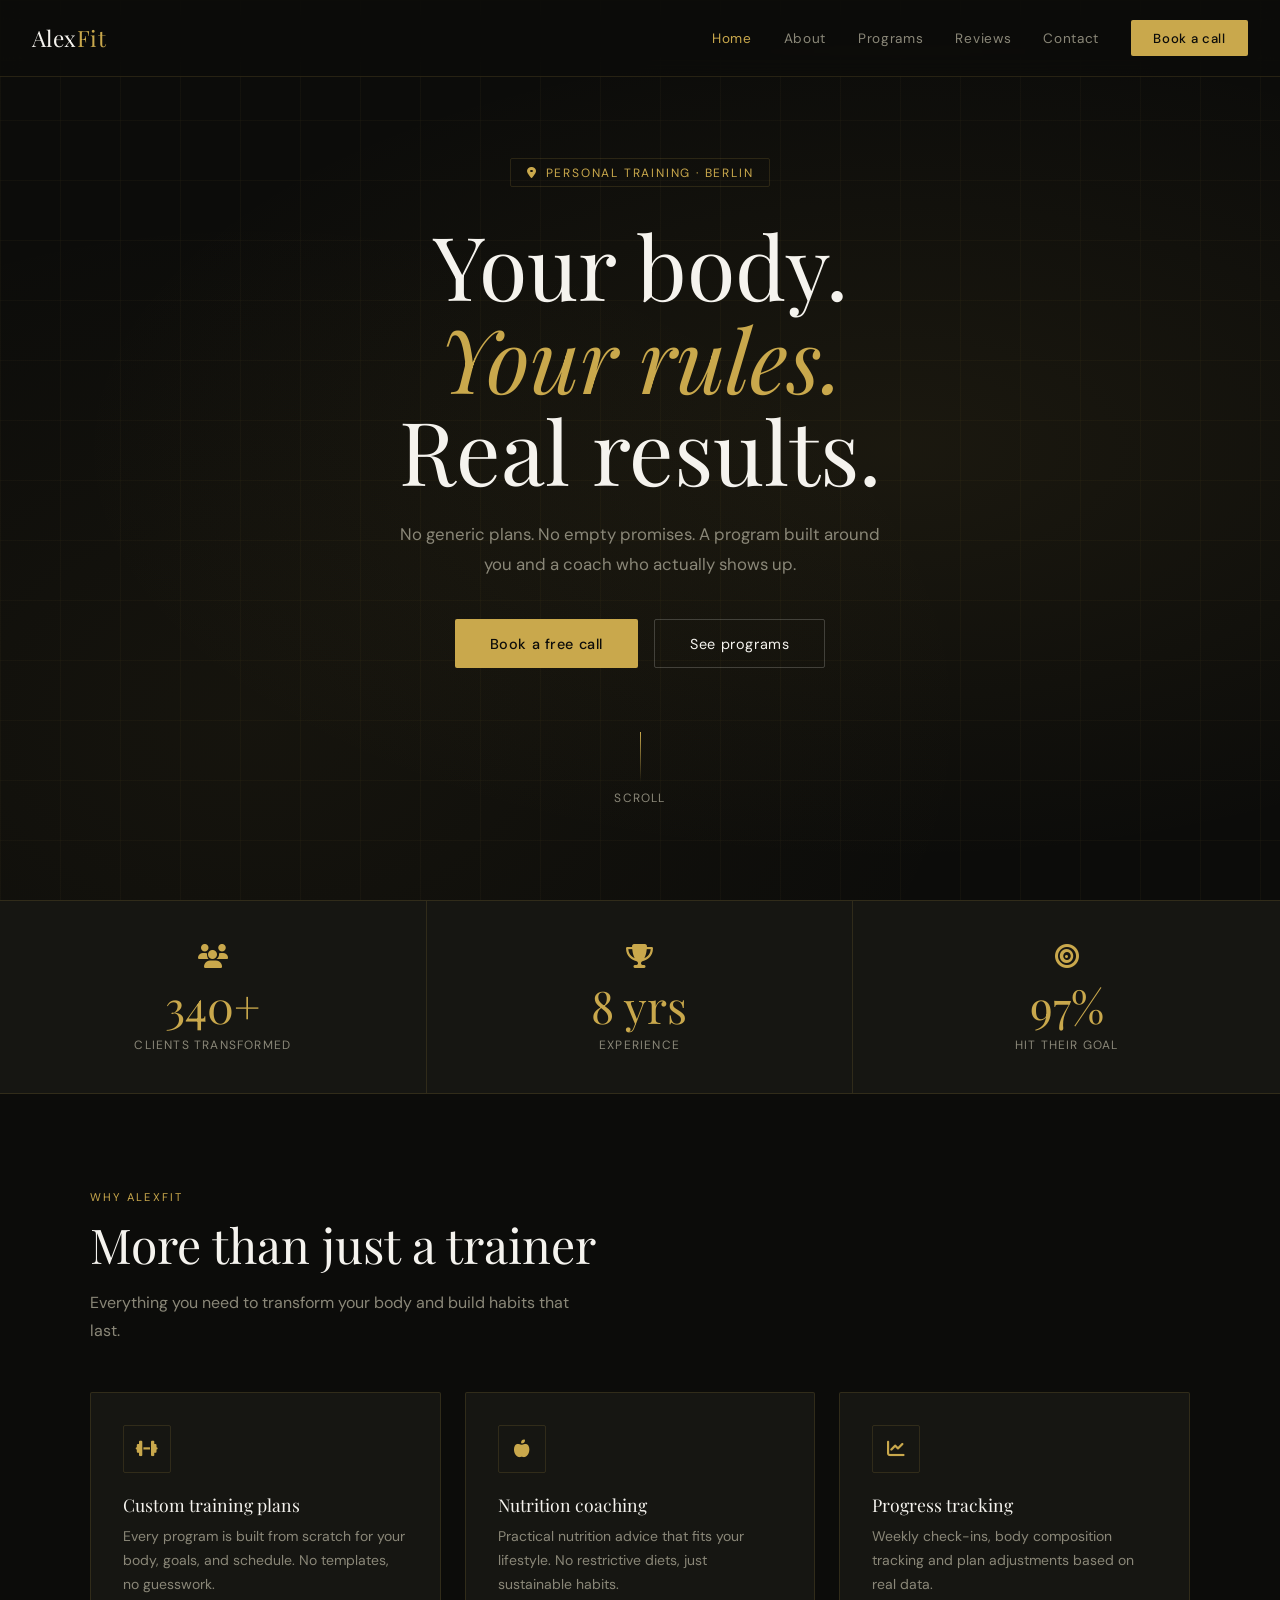
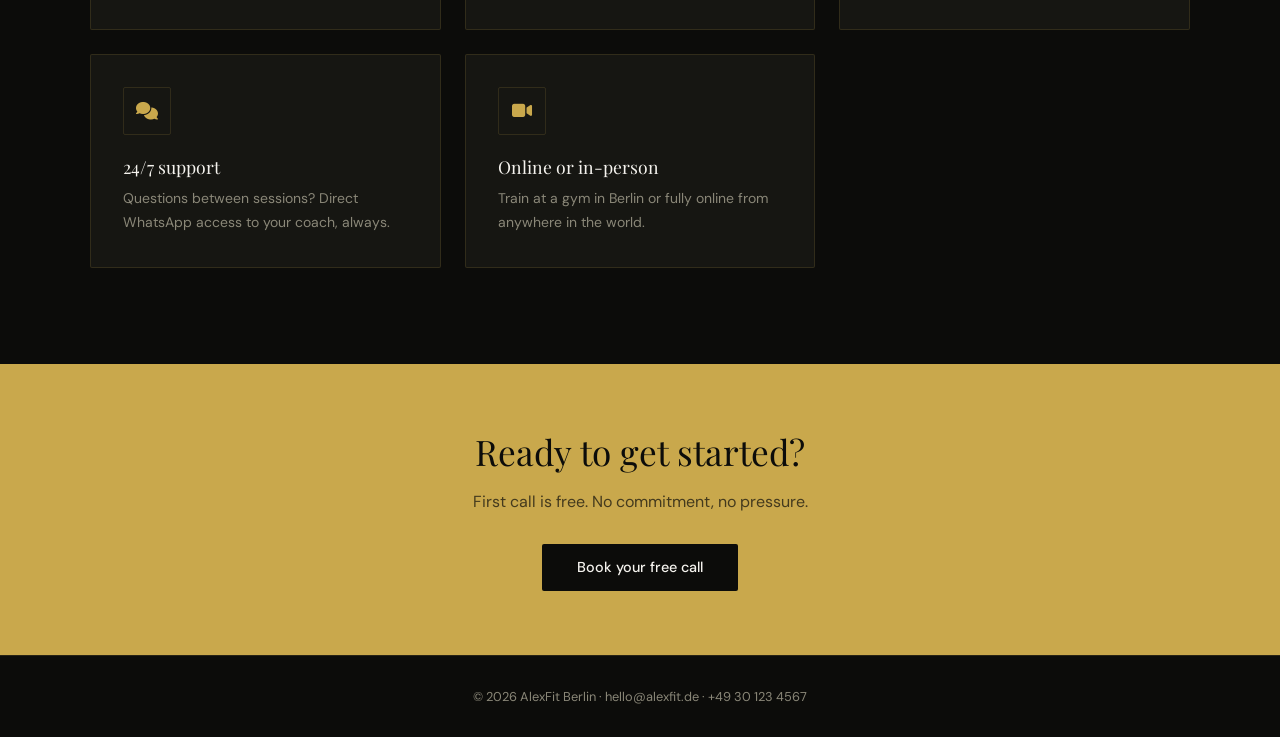
<file: index.html>
<!DOCTYPE html>
<html lang="en">
<head>
<meta charset="UTF-8">
<meta name="viewport" content="width=device-width, initial-scale=1.0">
<title>AlexFit — Personal Trainer Berlin</title>
<link rel="stylesheet" href="style.css">
<link rel="stylesheet" href="https://cdnjs.cloudflare.com/ajax/libs/font-awesome/6.5.0/css/all.min.css">
<style>
/* HERO */
.hero { min-height: 100vh; display: flex; align-items: center; position: relative; overflow: hidden; padding: 8rem 2rem 4rem; }
.hero-bg { position: absolute; inset: 0; background: radial-gradient(ellipse at 70% 50%, rgba(201,168,76,0.08) 0%, transparent 65%), radial-gradient(ellipse at 20% 80%, rgba(201,168,76,0.05) 0%, transparent 50%); }
.hero-grid { position: absolute; inset: 0; background-image: linear-gradient(rgba(201,168,76,0.04) 1px, transparent 1px), linear-gradient(90deg, rgba(201,168,76,0.04) 1px, transparent 1px); background-size: 60px 60px; }
.hero-content { max-width: 700px; margin: 0 auto; text-align: center; position: relative; }
.hero-badge { display: inline-flex; align-items: center; gap: 0.5rem; border: 1px solid var(--border); padding: 0.35rem 1rem; border-radius: 2px; font-size: 0.75rem; letter-spacing: 0.15em; color: var(--gold); text-transform: uppercase; margin-bottom: 2rem; }
.hero h1 { font-family: 'Playfair Display', serif; font-size: clamp(2.8rem, 7vw, 5.5rem); font-weight: 400; line-height: 1.05; margin-bottom: 1.5rem; }
.hero h1 em { color: var(--gold); font-style: italic; }
.hero p { font-size: 1.05rem; color: var(--muted); max-width: 480px; margin: 0 auto 2.5rem; line-height: 1.75; }
.hero-btns { display: flex; gap: 1rem; justify-content: center; flex-wrap: wrap; }
.scroll-hint { margin-top: 4rem; display: flex; flex-direction: column; align-items: center; gap: 0.5rem; color: var(--muted); font-size: 0.75rem; letter-spacing: 0.1em; text-transform: uppercase; }
.scroll-line { width: 1px; height: 50px; background: linear-gradient(to bottom, var(--gold), transparent); animation: scrollPulse 2s infinite; }
@keyframes scrollPulse { 0%,100% { opacity: 0.4; } 50% { opacity: 1; } }

/* STATS */
.stats { background: var(--dark2); border-top: 1px solid var(--border); border-bottom: 1px solid var(--border); display: grid; grid-template-columns: repeat(3, 1fr); }
.stat { padding: 2.5rem 2rem; text-align: center; border-right: 1px solid var(--border); }
.stat:last-child { border-right: none; }
.stat-icon { font-size: 1.5rem; color: var(--gold); margin-bottom: 0.75rem; }
.stat-num { font-family: 'Playfair Display', serif; font-size: 2.8rem; color: var(--gold); line-height: 1; margin-bottom: 0.5rem; }
.stat-label { font-size: 0.75rem; color: var(--muted); letter-spacing: 0.1em; text-transform: uppercase; }

/* FEATURES */
.features-grid { display: grid; grid-template-columns: repeat(3, 1fr); gap: 1.5rem; margin-top: 3rem; }
.feature { background: var(--dark2); border: 1px solid var(--border); border-radius: 2px; padding: 2rem; transition: border-color 0.3s, transform 0.3s; }
.feature:hover { border-color: rgba(201,168,76,0.4); transform: translateY(-3px); }
.feature-icon { width: 3rem; height: 3rem; border: 1px solid var(--border); border-radius: 2px; display: flex; align-items: center; justify-content: center; margin-bottom: 1.25rem; color: var(--gold); font-size: 1.1rem; }
.feature h3 { font-family: 'Playfair Display', serif; font-size: 1.1rem; font-weight: 400; margin-bottom: 0.6rem; }
.feature p { font-size: 0.875rem; color: var(--muted); line-height: 1.7; }

/* CTA BAND */
.cta-band { background: var(--gold); padding: 4rem 2rem; text-align: center; }
.cta-band h2 { font-family: 'Playfair Display', serif; font-size: 2.2rem; color: var(--dark); font-weight: 400; margin-bottom: 1rem; }
.cta-band p { color: rgba(12,12,10,0.7); margin-bottom: 2rem; font-size: 1rem; }
.btn-dark { background: var(--dark); color: var(--text); padding: 0.9rem 2.2rem; border-radius: 2px; font-size: 0.9rem; font-weight: 500; border: none; cursor: pointer; font-family: 'DM Sans', sans-serif; transition: background 0.2s; }
.btn-dark:hover { background: var(--dark2); }

@media (max-width: 900px) {
  .stats { grid-template-columns: 1fr; }
  .stat { border-right: none; border-bottom: 1px solid var(--border); }
  .stat:last-child { border-bottom: none; }
  .features-grid { grid-template-columns: 1fr; }
}
</style>
</head>
<body>

<nav id="nav">
  <a href="index.html" class="nav-logo">Alex<span>Fit</span></a>
  <div class="nav-links">
    <a href="index.html" class="active">Home</a>
    <a href="about.html">About</a>
    <a href="programs.html">Programs</a>
    <a href="reviews.html">Reviews</a>
    <a href="contact.html">Contact</a>
    <button class="nav-cta" onclick="openModal()">Book a call</button>
  </div>
  <button class="burger" onclick="toggleMenu()"><span></span><span></span><span></span></button>
</nav>

<div class="mobile-menu" id="mobileMenu">
  <button class="close-menu" onclick="toggleMenu()">✕</button>
  <a href="index.html" onclick="toggleMenu()">Home</a>
  <a href="about.html" onclick="toggleMenu()">About</a>
  <a href="programs.html" onclick="toggleMenu()">Programs</a>
  <a href="reviews.html" onclick="toggleMenu()">Reviews</a>
  <a href="contact.html" onclick="toggleMenu()">Contact</a>
  <button class="mobile-cta" onclick="toggleMenu(); openModal()">Book a free call</button>
</div>

<section class="hero">
  <div class="hero-bg"></div>
  <div class="hero-grid"></div>
  <div class="hero-content">
    <div class="hero-badge"><i class="fa-solid fa-location-dot"></i> Personal Training · Berlin</div>
    <h1>Your body.<br><em>Your rules.</em><br>Real results.</h1>
    <p>No generic plans. No empty promises. A program built around you and a coach who actually shows up.</p>
    <div class="hero-btns">
      <button class="btn-primary" onclick="openModal()">Book a free call</button>
      <a href="programs.html" class="btn-outline">See programs</a>
    </div>
    <div class="scroll-hint">
      <div class="scroll-line"></div>
      <span>Scroll</span>
    </div>
  </div>
</section>

<div class="stats">
  <div class="stat reveal"><div class="stat-icon"><i class="fa-solid fa-users"></i></div><div class="stat-num">340+</div><div class="stat-label">Clients transformed</div></div>
  <div class="stat reveal"><div class="stat-icon"><i class="fa-solid fa-trophy"></i></div><div class="stat-num">8 yrs</div><div class="stat-label">Experience</div></div>
  <div class="stat reveal"><div class="stat-icon"><i class="fa-solid fa-bullseye"></i></div><div class="stat-num">97%</div><div class="stat-label">Hit their goal</div></div>
</div>

<section>
  <div class="container">
    <div class="reveal">
      <div class="section-tag">Why AlexFit</div>
      <h2 class="section-title">More than just a trainer</h2>
      <p class="section-sub">Everything you need to transform your body and build habits that last.</p>
    </div>
    <div class="features-grid">
      <div class="feature reveal">
        <div class="feature-icon"><i class="fa-solid fa-dumbbell"></i></div>
        <h3>Custom training plans</h3>
        <p>Every program is built from scratch for your body, goals, and schedule. No templates, no guesswork.</p>
      </div>
      <div class="feature reveal">
        <div class="feature-icon"><i class="fa-solid fa-apple-whole"></i></div>
        <h3>Nutrition coaching</h3>
        <p>Practical nutrition advice that fits your lifestyle. No restrictive diets, just sustainable habits.</p>
      </div>
      <div class="feature reveal">
        <div class="feature-icon"><i class="fa-solid fa-chart-line"></i></div>
        <h3>Progress tracking</h3>
        <p>Weekly check-ins, body composition tracking and plan adjustments based on real data.</p>
      </div>
      <div class="feature reveal">
        <div class="feature-icon"><i class="fa-solid fa-comments"></i></div>
        <h3>24/7 support</h3>
        <p>Questions between sessions? Direct WhatsApp access to your coach, always.</p>
      </div>
      <div class="feature reveal">
        <div class="feature-icon"><i class="fa-solid fa-video"></i></div>
        <h3>Online or in-person</h3>
        <p>Train at a gym in Berlin or fully online from anywhere in the world.</p>
      </div>
      <div class="feature reveal">
        <div class="feature-icon"><i class="fa-solid fa-rotate"></i></div>
        <h3>Flexible adjustments</h3>
        <p>Life happens. Your plan adapts to travel, stress, injuries and schedule changes.</p>
      </div>
    </div>
  </div>
</section>

<div class="cta-band reveal">
  <h2>Ready to get started?</h2>
  <p>First call is free. No commitment, no pressure.</p>
  <button class="btn-dark" onclick="openModal()">Book your free call</button>
</div>

<footer>
  <p>© 2026 AlexFit Berlin · <a href="mailto:hello@alexfit.de">hello@alexfit.de</a> · +49 30 123 4567</p>
</footer>

<div class="modal-overlay" id="modal" onclick="handleOverlayClick(event)">
  <div class="modal">
    <button class="modal-close" onclick="closeModal()">✕</button>
    <div id="formContent">
      <h2>Book a free call</h2>
      <p>Fill in your details and I'll reach out within 24 hours.</p>
      <div class="form-group"><label>Full name</label><input type="text" id="fname" placeholder="Your name"></div>
      <div class="form-group"><label>Email</label><input type="email" id="femail" placeholder="your@email.com"></div>
      <div class="form-group"><label>Phone (optional)</label><input type="tel" placeholder="+49 ..."></div>
      <div class="form-group"><label>Program interest</label><select><option value="">Select a program</option><option>Fat Loss</option><option>Muscle & Strength</option><option>Athletic Performance</option><option>Not sure yet</option></select></div>
      <div class="form-group"><label>Your goal</label><textarea placeholder="What do you want to achieve?"></textarea></div>
      <button class="form-submit" onclick="submitForm()">Send message</button>
    </div>
    <div class="form-success" id="formSuccess" style="display:none">
      <i class="fa-solid fa-circle-check" style="font-size:3rem;color:var(--gold);margin-bottom:1rem"></i>
      <h3>Message sent!</h3>
      <p>Thanks! I'll get back to you within 24 hours.</p>
    </div>
  </div>
</div>

<div class="back-top" id="backTop" onclick="window.scrollTo({top:0,behavior:'smooth'})"><i class="fa-solid fa-arrow-up"></i></div>

<script>
window.addEventListener('scroll', () => {
  document.getElementById('backTop').classList.toggle('visible', window.scrollY > 400);
});
function toggleMenu() { document.getElementById('mobileMenu').classList.toggle('open'); }
function openModal() {
  document.getElementById('modal').classList.add('open');
  document.getElementById('formContent').style.display = 'block';
  document.getElementById('formSuccess').style.display = 'none';
  document.body.style.overflow = 'hidden';
}
function closeModal() { document.getElementById('modal').classList.remove('open'); document.body.style.overflow = ''; }
function handleOverlayClick(e) { if (e.target === document.getElementById('modal')) closeModal(); }
function submitForm() {
  if (!document.getElementById('fname').value || !document.getElementById('femail').value) { alert('Please fill in your name and email.'); return; }
  document.getElementById('formContent').style.display = 'none';
  document.getElementById('formSuccess').style.display = 'block';
}
document.addEventListener('keydown', e => { if (e.key === 'Escape') closeModal(); });
const observer = new IntersectionObserver((entries) => {
  entries.forEach((e, i) => { if (e.isIntersecting) setTimeout(() => e.target.classList.add('visible'), i * 80); });
}, { threshold: 0.1 });
document.querySelectorAll('.reveal').forEach(el => observer.observe(el));
</script>
</body>
</html>
</file>
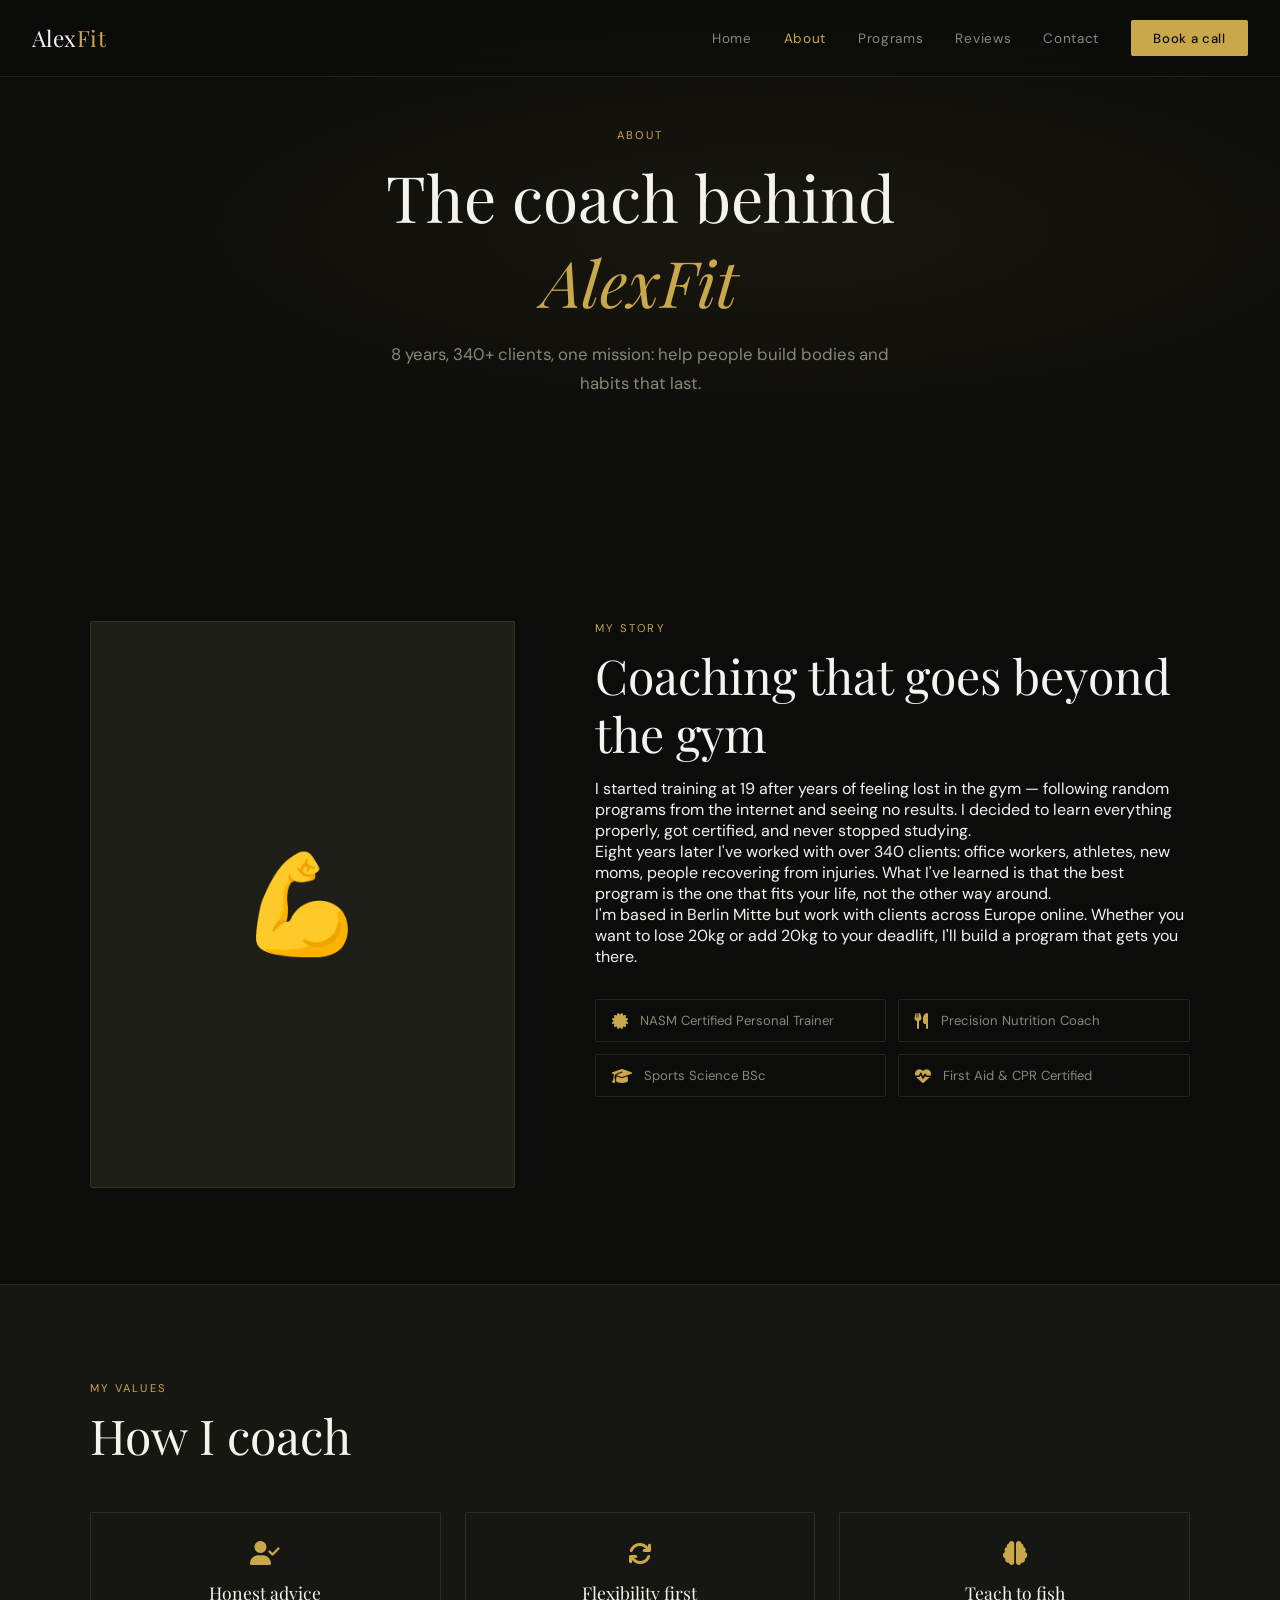
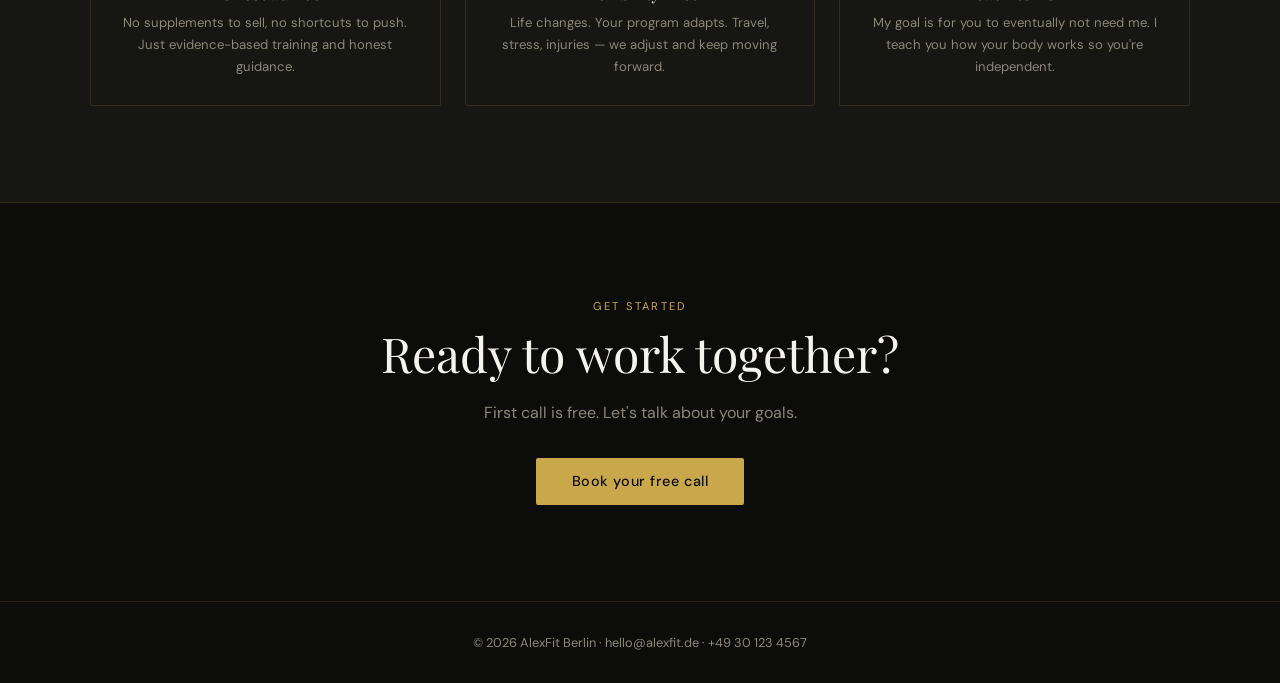
<file: about.html>
<!DOCTYPE html>
<html lang="en">
<head>
<meta charset="UTF-8">
<meta name="viewport" content="width=device-width, initial-scale=1.0">
<title>About — AlexFit</title>
<link rel="stylesheet" href="style.css">
<link rel="stylesheet" href="https://cdnjs.cloudflare.com/ajax/libs/font-awesome/6.5.0/css/all.min.css">
<style>
.about-grid { display: grid; grid-template-columns: 1fr 1.4fr; gap: 5rem; align-items: start; margin-top: 4rem; }
.about-img { background: var(--dark3); border-radius: 2px; aspect-ratio: 3/4; position: relative; display: flex; align-items: center; justify-content: center; font-size: 6rem; border: 1px solid var(--border); }
.about-text p { color: var(--muted); line-height: 1.8; margin-bottom: 1.25rem; font-size: 0.95rem; }
.certs { display: grid; grid-template-columns: 1fr 1fr; gap: 0.75rem; margin-top: 2rem; }
.cert { border: 1px solid var(--border); padding: 0.75rem 1rem; border-radius: 2px; display: flex; align-items: center; gap: 0.75rem; }
.cert i { color: var(--gold); font-size: 1rem; }
.cert span { font-size: 0.82rem; color: var(--muted); }
.values { display: grid; grid-template-columns: repeat(3, 1fr); gap: 1.5rem; margin-top: 3rem; }
.value { background: var(--dark2); border: 1px solid var(--border); border-radius: 2px; padding: 1.75rem; text-align: center; }
.value i { font-size: 1.5rem; color: var(--gold); margin-bottom: 1rem; }
.value h3 { font-family: 'Playfair Display', serif; font-size: 1.1rem; font-weight: 400; margin-bottom: 0.5rem; }
.value p { font-size: 0.82rem; color: var(--muted); line-height: 1.65; }
@media (max-width: 900px) {
  .about-grid { grid-template-columns: 1fr; gap: 2.5rem; }
  .certs { grid-template-columns: 1fr; }
  .values { grid-template-columns: 1fr; }
}
</style>
</head>
<body>

<nav>
  <a href="index.html" class="nav-logo">Alex<span>Fit</span></a>
  <div class="nav-links">
    <a href="index.html">Home</a>
    <a href="about.html" class="active">About</a>
    <a href="programs.html">Programs</a>
    <a href="reviews.html">Reviews</a>
    <a href="contact.html">Contact</a>
    <button class="nav-cta" onclick="openModal()">Book a call</button>
  </div>
  <button class="burger" onclick="toggleMenu()"><span></span><span></span><span></span></button>
</nav>

<div class="mobile-menu" id="mobileMenu">
  <button class="close-menu" onclick="toggleMenu()">✕</button>
  <a href="index.html" onclick="toggleMenu()">Home</a>
  <a href="about.html" onclick="toggleMenu()">About</a>
  <a href="programs.html" onclick="toggleMenu()">Programs</a>
  <a href="reviews.html" onclick="toggleMenu()">Reviews</a>
  <a href="contact.html" onclick="toggleMenu()">Contact</a>
  <button class="mobile-cta" onclick="toggleMenu(); openModal()">Book a free call</button>
</div>

<div class="page-hero">
  <div class="page-hero-bg"></div>
  <div class="section-tag">About</div>
  <h1>The coach behind<br><em style="color:var(--gold)">AlexFit</em></h1>
  <p>8 years, 340+ clients, one mission: help people build bodies and habits that last.</p>
</div>

<section>
  <div class="container">
    <div class="about-grid">
      <div class="about-img reveal">💪</div>
      <div class="reveal">
        <div class="section-tag">My story</div>
        <h2 class="section-title">Coaching that goes beyond the gym</h2>
        <p>I started training at 19 after years of feeling lost in the gym — following random programs from the internet and seeing no results. I decided to learn everything properly, got certified, and never stopped studying.</p>
        <p>Eight years later I've worked with over 340 clients: office workers, athletes, new moms, people recovering from injuries. What I've learned is that the best program is the one that fits your life, not the other way around.</p>
        <p>I'm based in Berlin Mitte but work with clients across Europe online. Whether you want to lose 20kg or add 20kg to your deadlift, I'll build a program that gets you there.</p>
        <div class="certs">
          <div class="cert"><i class="fa-solid fa-certificate"></i><span>NASM Certified Personal Trainer</span></div>
          <div class="cert"><i class="fa-solid fa-utensils"></i><span>Precision Nutrition Coach</span></div>
          <div class="cert"><i class="fa-solid fa-graduation-cap"></i><span>Sports Science BSc</span></div>
          <div class="cert"><i class="fa-solid fa-heart-pulse"></i><span>First Aid & CPR Certified</span></div>
        </div>
      </div>
    </div>
  </div>
</section>

<section style="background:var(--dark2);border-top:1px solid var(--border);border-bottom:1px solid var(--border);">
  <div class="container">
    <div class="reveal">
      <div class="section-tag">My values</div>
      <h2 class="section-title">How I coach</h2>
    </div>
    <div class="values">
      <div class="value reveal">
        <i class="fa-solid fa-user-check"></i>
        <h3>Honest advice</h3>
        <p>No supplements to sell, no shortcuts to push. Just evidence-based training and honest guidance.</p>
      </div>
      <div class="value reveal">
        <i class="fa-solid fa-arrows-rotate"></i>
        <h3>Flexibility first</h3>
        <p>Life changes. Your program adapts. Travel, stress, injuries — we adjust and keep moving forward.</p>
      </div>
      <div class="value reveal">
        <i class="fa-solid fa-brain"></i>
        <h3>Teach to fish</h3>
        <p>My goal is for you to eventually not need me. I teach you how your body works so you're independent.</p>
      </div>
    </div>
  </div>
</section>

<section style="text-align:center;">
  <div class="container reveal">
    <div class="section-tag">Get started</div>
    <h2 class="section-title">Ready to work together?</h2>
    <p class="section-sub" style="margin:0 auto 2rem;">First call is free. Let's talk about your goals.</p>
    <button class="btn-primary" onclick="openModal()">Book your free call</button>
  </div>
</section>

<footer>
  <p>© 2026 AlexFit Berlin · <a href="mailto:hello@alexfit.de">hello@alexfit.de</a> · +49 30 123 4567</p>
</footer>

<div class="modal-overlay" id="modal" onclick="handleOverlayClick(event)">
  <div class="modal">
    <button class="modal-close" onclick="closeModal()">✕</button>
    <div id="formContent">
      <h2>Book a free call</h2>
      <p>Fill in your details and I'll reach out within 24 hours.</p>
      <div class="form-group"><label>Full name</label><input type="text" id="fname" placeholder="Your name"></div>
      <div class="form-group"><label>Email</label><input type="email" id="femail" placeholder="your@email.com"></div>
      <div class="form-group"><label>Phone (optional)</label><input type="tel" placeholder="+49 ..."></div>
      <div class="form-group"><label>Program interest</label><select><option value="">Select a program</option><option>Fat Loss</option><option>Muscle & Strength</option><option>Athletic Performance</option><option>Not sure yet</option></select></div>
      <div class="form-group"><label>Your goal</label><textarea placeholder="What do you want to achieve?"></textarea></div>
      <button class="form-submit" onclick="submitForm()">Send message</button>
    </div>
    <div class="form-success" id="formSuccess" style="display:none">
      <i class="fa-solid fa-circle-check" style="font-size:3rem;color:var(--gold);margin-bottom:1rem"></i>
      <h3>Message sent!</h3>
      <p>Thanks! I'll get back to you within 24 hours.</p>
    </div>
  </div>
</div>

<div class="back-top" id="backTop" onclick="window.scrollTo({top:0,behavior:'smooth'})"><i class="fa-solid fa-arrow-up"></i></div>

<script>
window.addEventListener('scroll', () => { document.getElementById('backTop').classList.toggle('visible', window.scrollY > 400); });
function toggleMenu() { document.getElementById('mobileMenu').classList.toggle('open'); }
function openModal() { document.getElementById('modal').classList.add('open'); document.getElementById('formContent').style.display='block'; document.getElementById('formSuccess').style.display='none'; document.body.style.overflow='hidden'; }
function closeModal() { document.getElementById('modal').classList.remove('open'); document.body.style.overflow=''; }
function handleOverlayClick(e) { if (e.target===document.getElementById('modal')) closeModal(); }
function submitForm() { if (!document.getElementById('fname').value||!document.getElementById('femail').value){alert('Please fill in your name and email.');return;} document.getElementById('formContent').style.display='none'; document.getElementById('formSuccess').style.display='block'; }
document.addEventListener('keydown', e => { if (e.key==='Escape') closeModal(); });
const observer = new IntersectionObserver((entries) => { entries.forEach((e,i) => { if (e.isIntersecting) setTimeout(() => e.target.classList.add('visible'), i*80); }); }, {threshold:0.1});
document.querySelectorAll('.reveal').forEach(el => observer.observe(el));
</script>
</body>
</html>
</file>
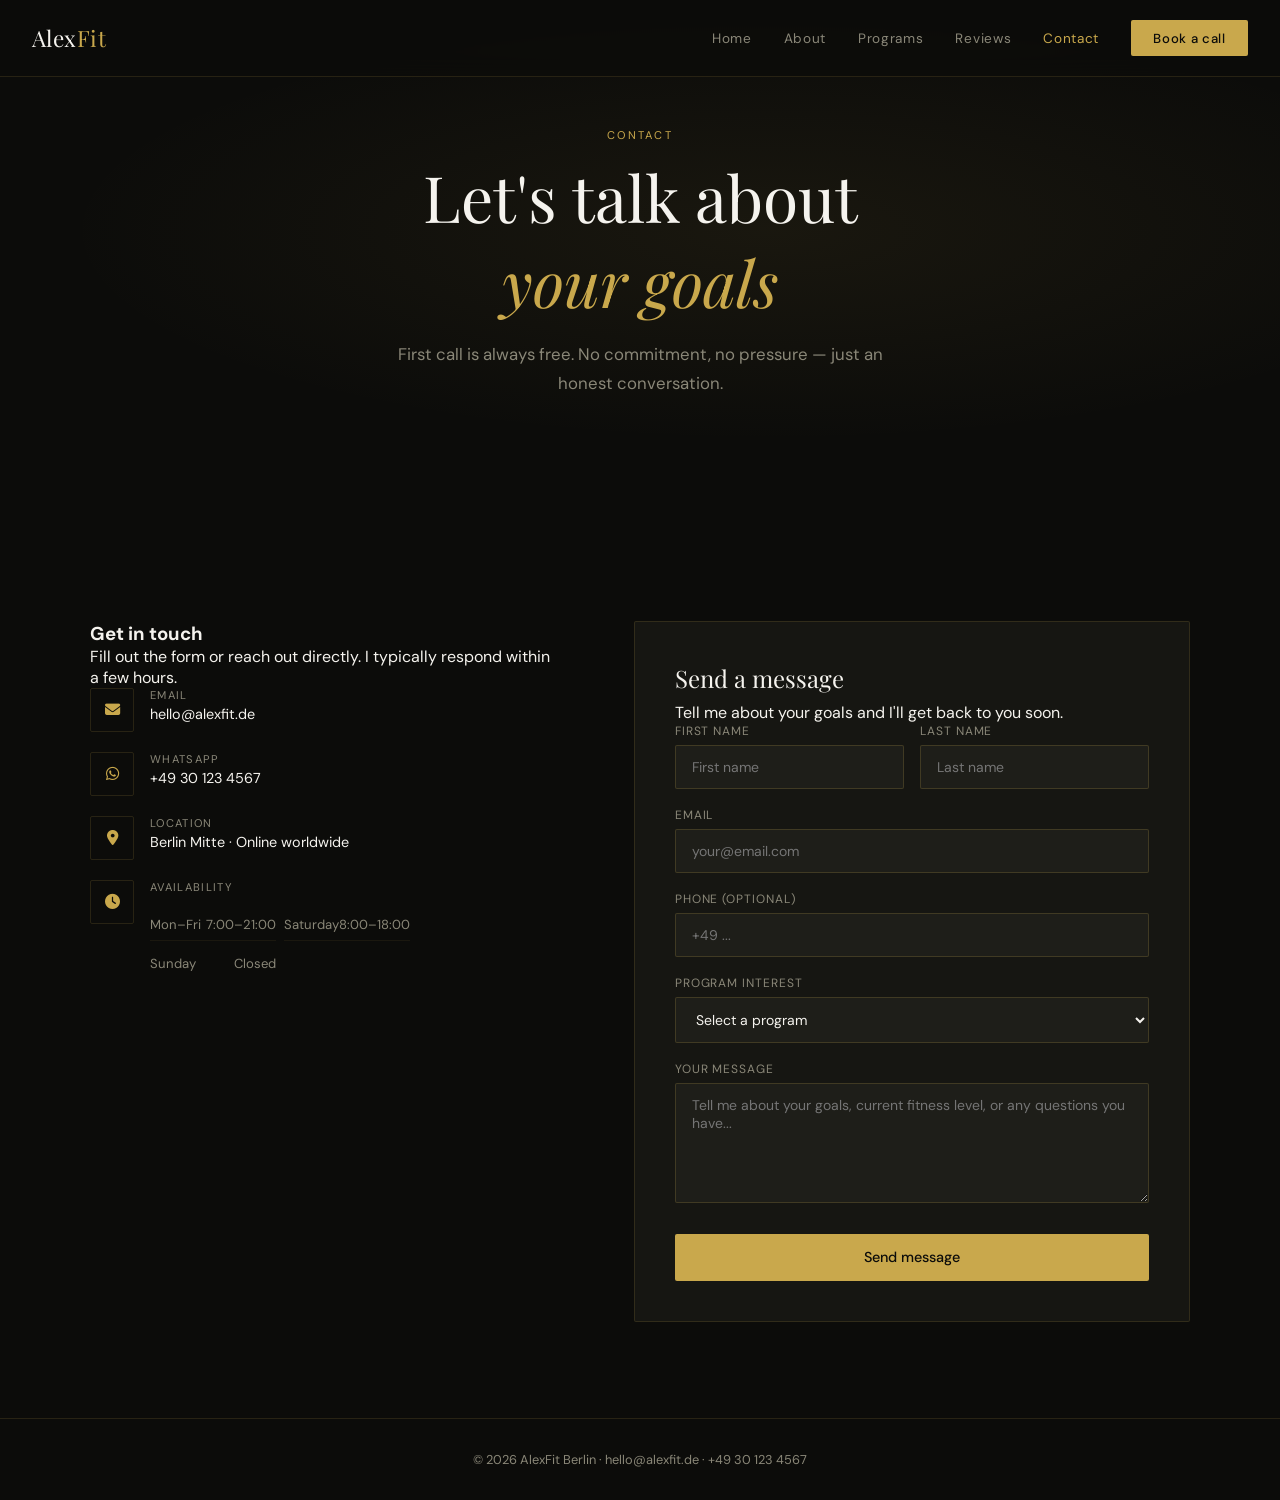
<file: contact.html>
<!DOCTYPE html>
<html lang="en">
<head>
<meta charset="UTF-8">
<meta name="viewport" content="width=device-width, initial-scale=1.0">
<title>Contact — AlexFit</title>
<link rel="stylesheet" href="style.css">
<link rel="stylesheet" href="https://cdnjs.cloudflare.com/ajax/libs/font-awesome/6.5.0/css/all.min.css">
<style>
.contact-grid { display: grid; grid-template-columns: 1fr 1.2fr; gap: 5rem; align-items: start; margin-top: 4rem; }
.contact-info h3 { font-family: 'Playfair Display', serif; font-size: 1.5rem; font-weight: 400; margin-bottom: 1rem; }
.contact-info p { color: var(--muted); font-size: 0.9rem; line-height: 1.75; margin-bottom: 2rem; }
.contact-items { display: flex; flex-direction: column; gap: 1.25rem; }
.contact-item { display: flex; align-items: flex-start; gap: 1rem; }
.contact-item-icon { width: 2.75rem; height: 2.75rem; border: 1px solid var(--border); border-radius: 2px; display: flex; align-items: center; justify-content: center; color: var(--gold); font-size: 0.95rem; flex-shrink: 0; }
.contact-item-text .label { font-size: 0.7rem; letter-spacing: 0.12em; color: var(--muted); text-transform: uppercase; margin-bottom: 3px; }
.contact-item-text .value { font-size: 0.9rem; color: var(--text); }
.contact-item-text a { color: var(--text); text-decoration: none; }
.contact-item-text a:hover { color: var(--gold); }
.hours-grid { display: grid; grid-template-columns: 1fr 1fr; gap: 0.5rem; margin-top: 1rem; }
.hour-row { font-size: 0.82rem; color: var(--muted); display: flex; justify-content: space-between; padding: 0.4rem 0; border-bottom: 1px solid rgba(201,168,76,0.08); }
.hour-row:last-child { border-bottom: none; }
.contact-form { background: var(--dark2); border: 1px solid var(--border); border-radius: 2px; padding: 2.5rem; }
.contact-form h3 { font-family: 'Playfair Display', serif; font-size: 1.5rem; font-weight: 400; margin-bottom: 0.5rem; }
.contact-form > p { color: var(--muted); font-size: 0.875rem; margin-bottom: 2rem; }
.form-row { display: grid; grid-template-columns: 1fr 1fr; gap: 1rem; }
.form-success-big { text-align: center; padding: 3rem 0; }
.form-success-big i { font-size: 3.5rem; color: var(--gold); margin-bottom: 1.25rem; display: block; }
.form-success-big h3 { font-family: 'Playfair Display', serif; font-size: 1.75rem; margin-bottom: 0.75rem; }
.form-success-big p { color: var(--muted); }
@media (max-width: 900px) {
  .contact-grid { grid-template-columns: 1fr; gap: 3rem; }
  .form-row { grid-template-columns: 1fr; }
}
</style>
</head>
<body>

<nav>
  <a href="index.html" class="nav-logo">Alex<span>Fit</span></a>
  <div class="nav-links">
    <a href="index.html">Home</a>
    <a href="about.html">About</a>
    <a href="programs.html">Programs</a>
    <a href="reviews.html">Reviews</a>
    <a href="contact.html" class="active">Contact</a>
    <button class="nav-cta" onclick="scrollToForm()">Book a call</button>
  </div>
  <button class="burger" onclick="toggleMenu()"><span></span><span></span><span></span></button>
</nav>

<div class="mobile-menu" id="mobileMenu">
  <button class="close-menu" onclick="toggleMenu()">✕</button>
  <a href="index.html" onclick="toggleMenu()">Home</a>
  <a href="about.html" onclick="toggleMenu()">About</a>
  <a href="programs.html" onclick="toggleMenu()">Programs</a>
  <a href="reviews.html" onclick="toggleMenu()">Reviews</a>
  <a href="contact.html" onclick="toggleMenu()">Contact</a>
</div>

<div class="page-hero">
  <div class="page-hero-bg"></div>
  <div class="section-tag">Contact</div>
  <h1>Let's talk about<br><em style="color:var(--gold)">your goals</em></h1>
  <p>First call is always free. No commitment, no pressure — just an honest conversation.</p>
</div>

<section>
  <div class="container">
    <div class="contact-grid">
      <div class="reveal">
        <h3>Get in touch</h3>
        <p>Fill out the form or reach out directly. I typically respond within a few hours.</p>
        <div class="contact-items">
          <div class="contact-item">
            <div class="contact-item-icon"><i class="fa-solid fa-envelope"></i></div>
            <div class="contact-item-text">
              <div class="label">Email</div>
              <div class="value"><a href="mailto:hello@alexfit.de">hello@alexfit.de</a></div>
            </div>
          </div>
          <div class="contact-item">
            <div class="contact-item-icon"><i class="fa-brands fa-whatsapp"></i></div>
            <div class="contact-item-text">
              <div class="label">WhatsApp</div>
              <div class="value"><a href="#">+49 30 123 4567</a></div>
            </div>
          </div>
          <div class="contact-item">
            <div class="contact-item-icon"><i class="fa-solid fa-location-dot"></i></div>
            <div class="contact-item-text">
              <div class="label">Location</div>
              <div class="value">Berlin Mitte · Online worldwide</div>
            </div>
          </div>
          <div class="contact-item">
            <div class="contact-item-icon"><i class="fa-solid fa-clock"></i></div>
            <div class="contact-item-text">
              <div class="label">Availability</div>
              <div class="hours-grid">
                <div class="hour-row"><span>Mon–Fri</span><span>7:00–21:00</span></div>
                <div class="hour-row"><span>Saturday</span><span>8:00–18:00</span></div>
                <div class="hour-row"><span>Sunday</span><span>Closed</span></div>
              </div>
            </div>
          </div>
        </div>
      </div>

      <div class="contact-form reveal" id="contactForm">
        <div id="formInner">
          <h3>Send a message</h3>
          <p>Tell me about your goals and I'll get back to you soon.</p>
          <div class="form-row">
            <div class="form-group"><label>First name</label><input type="text" id="cfname" placeholder="First name"></div>
            <div class="form-group"><label>Last name</label><input type="text" placeholder="Last name"></div>
          </div>
          <div class="form-group"><label>Email</label><input type="email" id="cfemail" placeholder="your@email.com"></div>
          <div class="form-group"><label>Phone (optional)</label><input type="tel" placeholder="+49 ..."></div>
          <div class="form-group"><label>Program interest</label><select><option value="">Select a program</option><option>Fat Loss</option><option>Muscle & Strength</option><option>Athletic Performance</option><option>Not sure yet</option></select></div>
          <div class="form-group"><label>Your message</label><textarea placeholder="Tell me about your goals, current fitness level, or any questions you have..." style="min-height:120px"></textarea></div>
          <button class="form-submit" onclick="submitContactForm()">Send message</button>
        </div>
        <div class="form-success-big" id="formSuccessBig" style="display:none">
          <i class="fa-solid fa-circle-check"></i>
          <h3>Message sent!</h3>
          <p>Thanks for reaching out. I'll get back to you within 24 hours to schedule our free call.</p>
        </div>
      </div>
    </div>
  </div>
</section>

<footer>
  <p>© 2026 AlexFit Berlin · <a href="mailto:hello@alexfit.de">hello@alexfit.de</a> · +49 30 123 4567</p>
</footer>

<div class="back-top" id="backTop" onclick="window.scrollTo({top:0,behavior:'smooth'})"><i class="fa-solid fa-arrow-up"></i></div>

<script>
window.addEventListener('scroll', () => { document.getElementById('backTop').classList.toggle('visible', window.scrollY > 400); });
function toggleMenu() { document.getElementById('mobileMenu').classList.toggle('open'); }
function scrollToForm() { document.getElementById('contactForm').scrollIntoView({behavior:'smooth'}); }
function submitContactForm() {
  if (!document.getElementById('cfname').value||!document.getElementById('cfemail').value){alert('Please fill in your name and email.');return;}
  document.getElementById('formInner').style.display='none';
  document.getElementById('formSuccessBig').style.display='block';
}
const observer = new IntersectionObserver((entries) => { entries.forEach((e,i) => { if (e.isIntersecting) setTimeout(() => e.target.classList.add('visible'), i*80); }); }, {threshold:0.1});
document.querySelectorAll('.reveal').forEach(el => observer.observe(el));
</script>
</body>
</html>
</file>
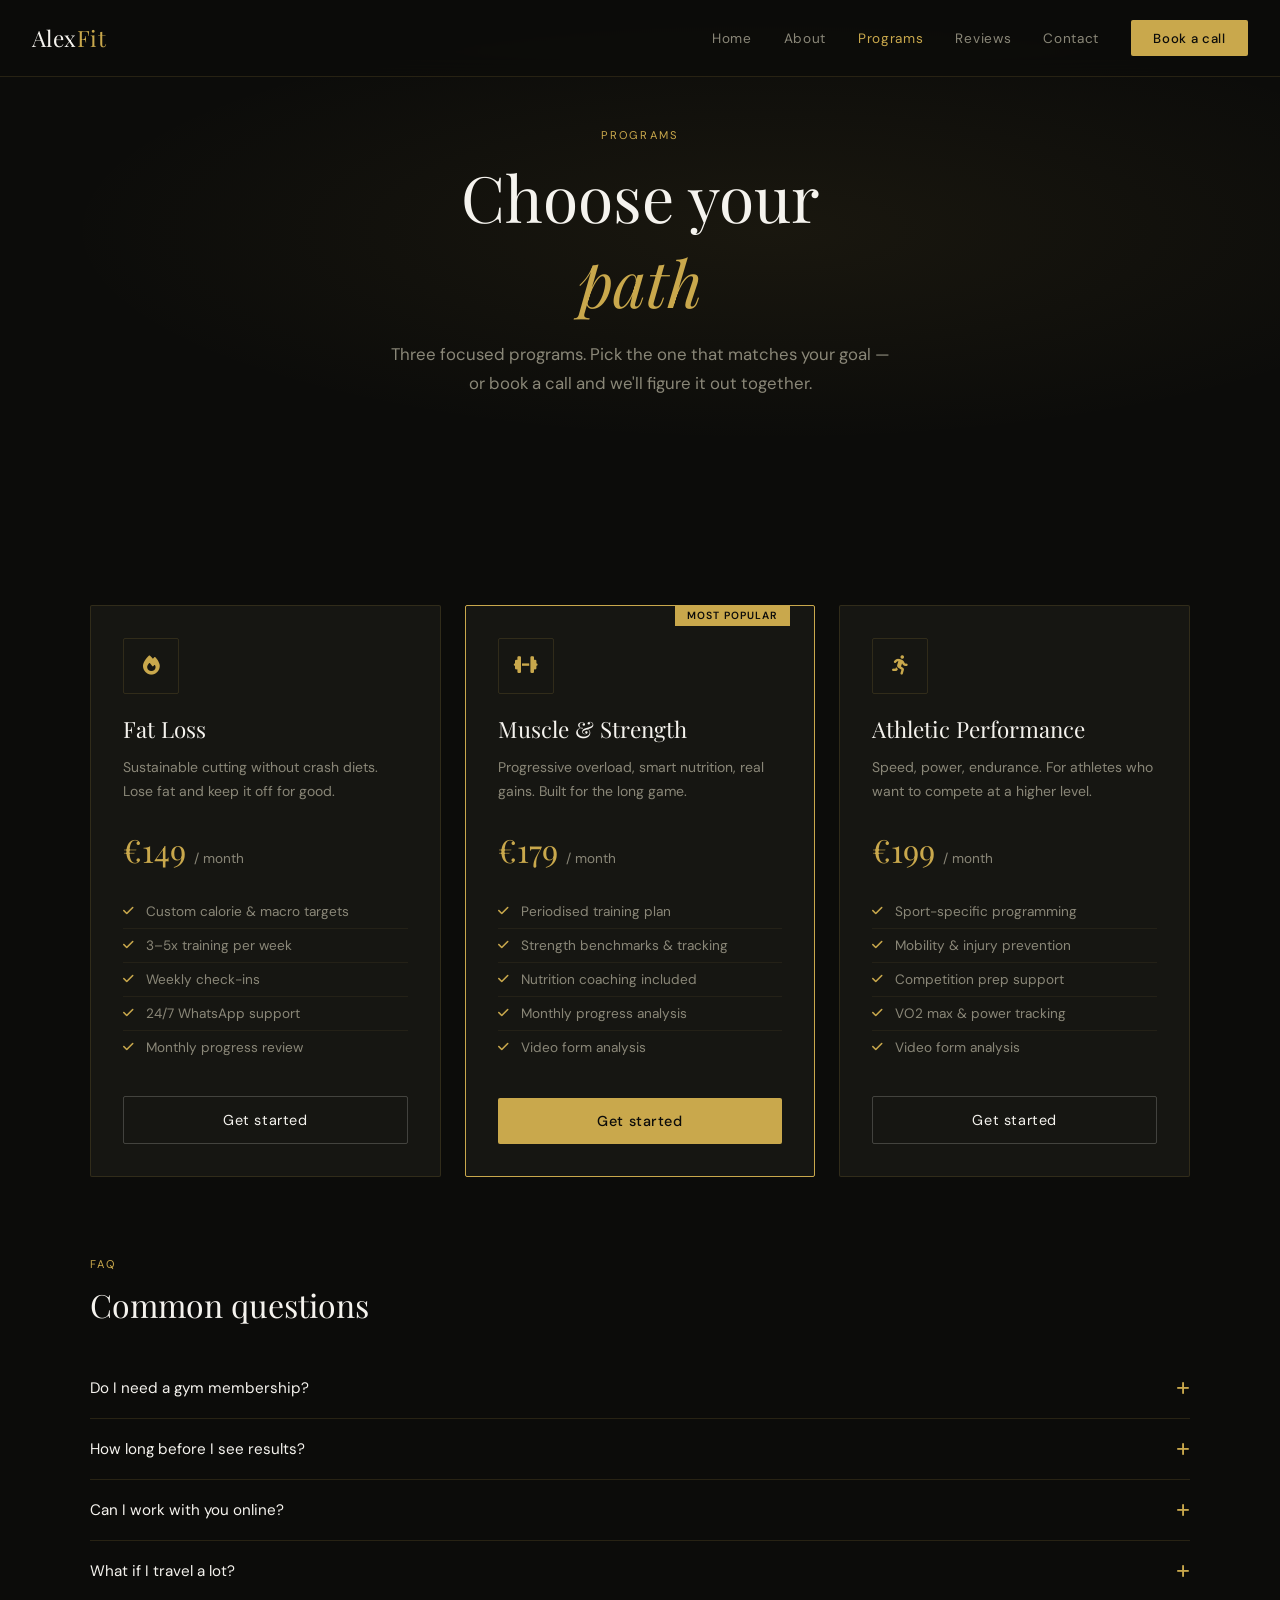
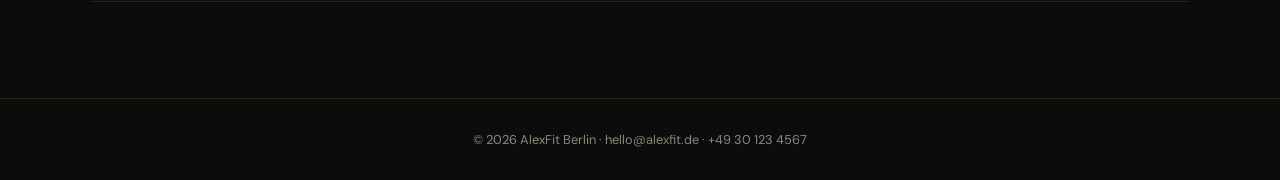
<file: programs.html>
<!DOCTYPE html>
<html lang="en">
<head>
<meta charset="UTF-8">
<meta name="viewport" content="width=device-width, initial-scale=1.0">
<title>Programs — AlexFit</title>
<link rel="stylesheet" href="style.css">
<link rel="stylesheet" href="https://cdnjs.cloudflare.com/ajax/libs/font-awesome/6.5.0/css/all.min.css">
<style>
.programs-grid { display: grid; grid-template-columns: repeat(3, 1fr); gap: 1.5rem; margin-top: 3rem; }
.program-card { background: var(--dark2); border: 1px solid var(--border); border-radius: 2px; padding: 2rem; position: relative; transition: border-color 0.3s, transform 0.3s; display: flex; flex-direction: column; }
.program-card:hover { border-color: var(--gold); transform: translateY(-4px); }
.program-card.featured { border-color: var(--gold); }
.program-badge { position: absolute; top: -1px; right: 1.5rem; background: var(--gold); color: var(--dark); font-size: 0.65rem; font-weight: 600; padding: 0.25rem 0.75rem; letter-spacing: 0.1em; text-transform: uppercase; }
.program-icon { width: 3.5rem; height: 3.5rem; border: 1px solid var(--border); border-radius: 2px; display: flex; align-items: center; justify-content: center; margin-bottom: 1.25rem; color: var(--gold); font-size: 1.2rem; }
.program-card h3 { font-family: 'Playfair Display', serif; font-size: 1.4rem; margin-bottom: 0.75rem; font-weight: 400; }
.program-card > p { font-size: 0.875rem; color: var(--muted); line-height: 1.7; margin-bottom: 1.5rem; }
.program-price { font-size: 2rem; font-family: 'Playfair Display', serif; color: var(--gold); margin-bottom: 1.5rem; }
.program-price span { font-size: 0.85rem; color: var(--muted); font-family: 'DM Sans', sans-serif; }
.program-features { list-style: none; margin-bottom: 2rem; flex: 1; }
.program-features li { font-size: 0.85rem; color: var(--muted); padding: 0.5rem 0; border-bottom: 1px solid rgba(201,168,76,0.08); display: flex; align-items: center; gap: 0.75rem; }
.program-features li:last-child { border-bottom: none; }
.program-features li i { color: var(--gold); font-size: 0.75rem; flex-shrink: 0; }
.faq { margin-top: 4rem; }
.faq h2 { font-family: 'Playfair Display', serif; font-size: 2rem; font-weight: 400; margin-bottom: 2rem; }
.faq-item { border-bottom: 1px solid var(--border); }
.faq-q { width: 100%; background: none; border: none; text-align: left; padding: 1.25rem 0; display: flex; justify-content: space-between; align-items: center; cursor: pointer; font-family: 'DM Sans', sans-serif; font-size: 0.95rem; color: var(--text); }
.faq-q i { color: var(--gold); transition: transform 0.3s; flex-shrink: 0; }
.faq-q.open i { transform: rotate(45deg); }
.faq-a { font-size: 0.875rem; color: var(--muted); line-height: 1.75; max-height: 0; overflow: hidden; transition: max-height 0.3s, padding 0.3s; }
.faq-a.open { max-height: 200px; padding-bottom: 1.25rem; }
@media (max-width: 900px) { .programs-grid { grid-template-columns: 1fr; } }
</style>
</head>
<body>

<nav>
  <a href="index.html" class="nav-logo">Alex<span>Fit</span></a>
  <div class="nav-links">
    <a href="index.html">Home</a>
    <a href="about.html">About</a>
    <a href="programs.html" class="active">Programs</a>
    <a href="reviews.html">Reviews</a>
    <a href="contact.html">Contact</a>
    <button class="nav-cta" onclick="openModal()">Book a call</button>
  </div>
  <button class="burger" onclick="toggleMenu()"><span></span><span></span><span></span></button>
</nav>

<div class="mobile-menu" id="mobileMenu">
  <button class="close-menu" onclick="toggleMenu()">✕</button>
  <a href="index.html" onclick="toggleMenu()">Home</a>
  <a href="about.html" onclick="toggleMenu()">About</a>
  <a href="programs.html" onclick="toggleMenu()">Programs</a>
  <a href="reviews.html" onclick="toggleMenu()">Reviews</a>
  <a href="contact.html" onclick="toggleMenu()">Contact</a>
  <button class="mobile-cta" onclick="toggleMenu(); openModal()">Book a free call</button>
</div>

<div class="page-hero">
  <div class="page-hero-bg"></div>
  <div class="section-tag">Programs</div>
  <h1>Choose your<br><em style="color:var(--gold)">path</em></h1>
  <p>Three focused programs. Pick the one that matches your goal — or book a call and we'll figure it out together.</p>
</div>

<section>
  <div class="container">
    <div class="programs-grid">
      <div class="program-card reveal">
        <div class="program-icon"><i class="fa-solid fa-fire"></i></div>
        <h3>Fat Loss</h3>
        <p>Sustainable cutting without crash diets. Lose fat and keep it off for good.</p>
        <div class="program-price">€149 <span>/ month</span></div>
        <ul class="program-features">
          <li><i class="fa-solid fa-check"></i>Custom calorie & macro targets</li>
          <li><i class="fa-solid fa-check"></i>3–5x training per week</li>
          <li><i class="fa-solid fa-check"></i>Weekly check-ins</li>
          <li><i class="fa-solid fa-check"></i>24/7 WhatsApp support</li>
          <li><i class="fa-solid fa-check"></i>Monthly progress review</li>
        </ul>
        <button class="btn-outline" onclick="openModal()" style="width:100%;text-align:center;">Get started</button>
      </div>
      <div class="program-card featured reveal">
        <div class="program-badge">Most popular</div>
        <div class="program-icon"><i class="fa-solid fa-dumbbell"></i></div>
        <h3>Muscle & Strength</h3>
        <p>Progressive overload, smart nutrition, real gains. Built for the long game.</p>
        <div class="program-price">€179 <span>/ month</span></div>
        <ul class="program-features">
          <li><i class="fa-solid fa-check"></i>Periodised training plan</li>
          <li><i class="fa-solid fa-check"></i>Strength benchmarks & tracking</li>
          <li><i class="fa-solid fa-check"></i>Nutrition coaching included</li>
          <li><i class="fa-solid fa-check"></i>Monthly progress analysis</li>
          <li><i class="fa-solid fa-check"></i>Video form analysis</li>
        </ul>
        <button class="btn-primary" onclick="openModal()" style="width:100%;text-align:center;">Get started</button>
      </div>
      <div class="program-card reveal">
        <div class="program-icon"><i class="fa-solid fa-person-running"></i></div>
        <h3>Athletic Performance</h3>
        <p>Speed, power, endurance. For athletes who want to compete at a higher level.</p>
        <div class="program-price">€199 <span>/ month</span></div>
        <ul class="program-features">
          <li><i class="fa-solid fa-check"></i>Sport-specific programming</li>
          <li><i class="fa-solid fa-check"></i>Mobility & injury prevention</li>
          <li><i class="fa-solid fa-check"></i>Competition prep support</li>
          <li><i class="fa-solid fa-check"></i>VO2 max & power tracking</li>
          <li><i class="fa-solid fa-check"></i>Video form analysis</li>
        </ul>
        <button class="btn-outline" onclick="openModal()" style="width:100%;text-align:center;">Get started</button>
      </div>
    </div>

    <div class="faq reveal" style="margin-top:5rem;">
      <div class="section-tag">FAQ</div>
      <h2>Common questions</h2>
      <div class="faq-item">
        <button class="faq-q" onclick="toggleFaq(this)">Do I need a gym membership? <i class="fa-solid fa-plus"></i></button>
        <div class="faq-a">Not necessarily. Programs can be designed for gym, home, or both. We discuss this on the free call.</div>
      </div>
      <div class="faq-item">
        <button class="faq-q" onclick="toggleFaq(this)">How long before I see results? <i class="fa-solid fa-plus"></i></button>
        <div class="faq-a">Most clients notice real changes within 4–6 weeks. Significant transformation typically takes 3–6 months depending on your starting point and consistency.</div>
      </div>
      <div class="faq-item">
        <button class="faq-q" onclick="toggleFaq(this)">Can I work with you online? <i class="fa-solid fa-plus"></i></button>
        <div class="faq-a">Yes, fully. All programs work online. Weekly check-ins happen via video call or WhatsApp, and you get full plan access through a dedicated app.</div>
      </div>
      <div class="faq-item">
        <button class="faq-q" onclick="toggleFaq(this)">What if I travel a lot? <i class="fa-solid fa-plus"></i></button>
        <div class="faq-a">No problem. Travel-adapted workouts are part of every program. You'll always have a routine that fits your situation.</div>
      </div>
    </div>
  </div>
</section>

<footer>
  <p>© 2026 AlexFit Berlin · <a href="mailto:hello@alexfit.de">hello@alexfit.de</a> · +49 30 123 4567</p>
</footer>

<div class="modal-overlay" id="modal" onclick="handleOverlayClick(event)">
  <div class="modal">
    <button class="modal-close" onclick="closeModal()">✕</button>
    <div id="formContent">
      <h2>Book a free call</h2>
      <p>Fill in your details and I'll reach out within 24 hours.</p>
      <div class="form-group"><label>Full name</label><input type="text" id="fname" placeholder="Your name"></div>
      <div class="form-group"><label>Email</label><input type="email" id="femail" placeholder="your@email.com"></div>
      <div class="form-group"><label>Phone (optional)</label><input type="tel" placeholder="+49 ..."></div>
      <div class="form-group"><label>Program interest</label><select><option value="">Select a program</option><option>Fat Loss</option><option>Muscle & Strength</option><option>Athletic Performance</option><option>Not sure yet</option></select></div>
      <div class="form-group"><label>Your goal</label><textarea placeholder="What do you want to achieve?"></textarea></div>
      <button class="form-submit" onclick="submitForm()">Send message</button>
    </div>
    <div class="form-success" id="formSuccess" style="display:none">
      <i class="fa-solid fa-circle-check" style="font-size:3rem;color:var(--gold);margin-bottom:1rem"></i>
      <h3>Message sent!</h3>
      <p>Thanks! I'll get back to you within 24 hours.</p>
    </div>
  </div>
</div>

<div class="back-top" id="backTop" onclick="window.scrollTo({top:0,behavior:'smooth'})"><i class="fa-solid fa-arrow-up"></i></div>

<script>
window.addEventListener('scroll', () => { document.getElementById('backTop').classList.toggle('visible', window.scrollY > 400); });
function toggleMenu() { document.getElementById('mobileMenu').classList.toggle('open'); }
function openModal() { document.getElementById('modal').classList.add('open'); document.getElementById('formContent').style.display='block'; document.getElementById('formSuccess').style.display='none'; document.body.style.overflow='hidden'; }
function closeModal() { document.getElementById('modal').classList.remove('open'); document.body.style.overflow=''; }
function handleOverlayClick(e) { if (e.target===document.getElementById('modal')) closeModal(); }
function submitForm() { if (!document.getElementById('fname').value||!document.getElementById('femail').value){alert('Please fill in your name and email.');return;} document.getElementById('formContent').style.display='none'; document.getElementById('formSuccess').style.display='block'; }
function toggleFaq(btn) { btn.classList.toggle('open'); btn.nextElementSibling.classList.toggle('open'); }
document.addEventListener('keydown', e => { if (e.key==='Escape') closeModal(); });
const observer = new IntersectionObserver((entries) => { entries.forEach((e,i) => { if (e.isIntersecting) setTimeout(() => e.target.classList.add('visible'), i*80); }); }, {threshold:0.1});
document.querySelectorAll('.reveal').forEach(el => observer.observe(el));
</script>
</body>
</html>
</file>
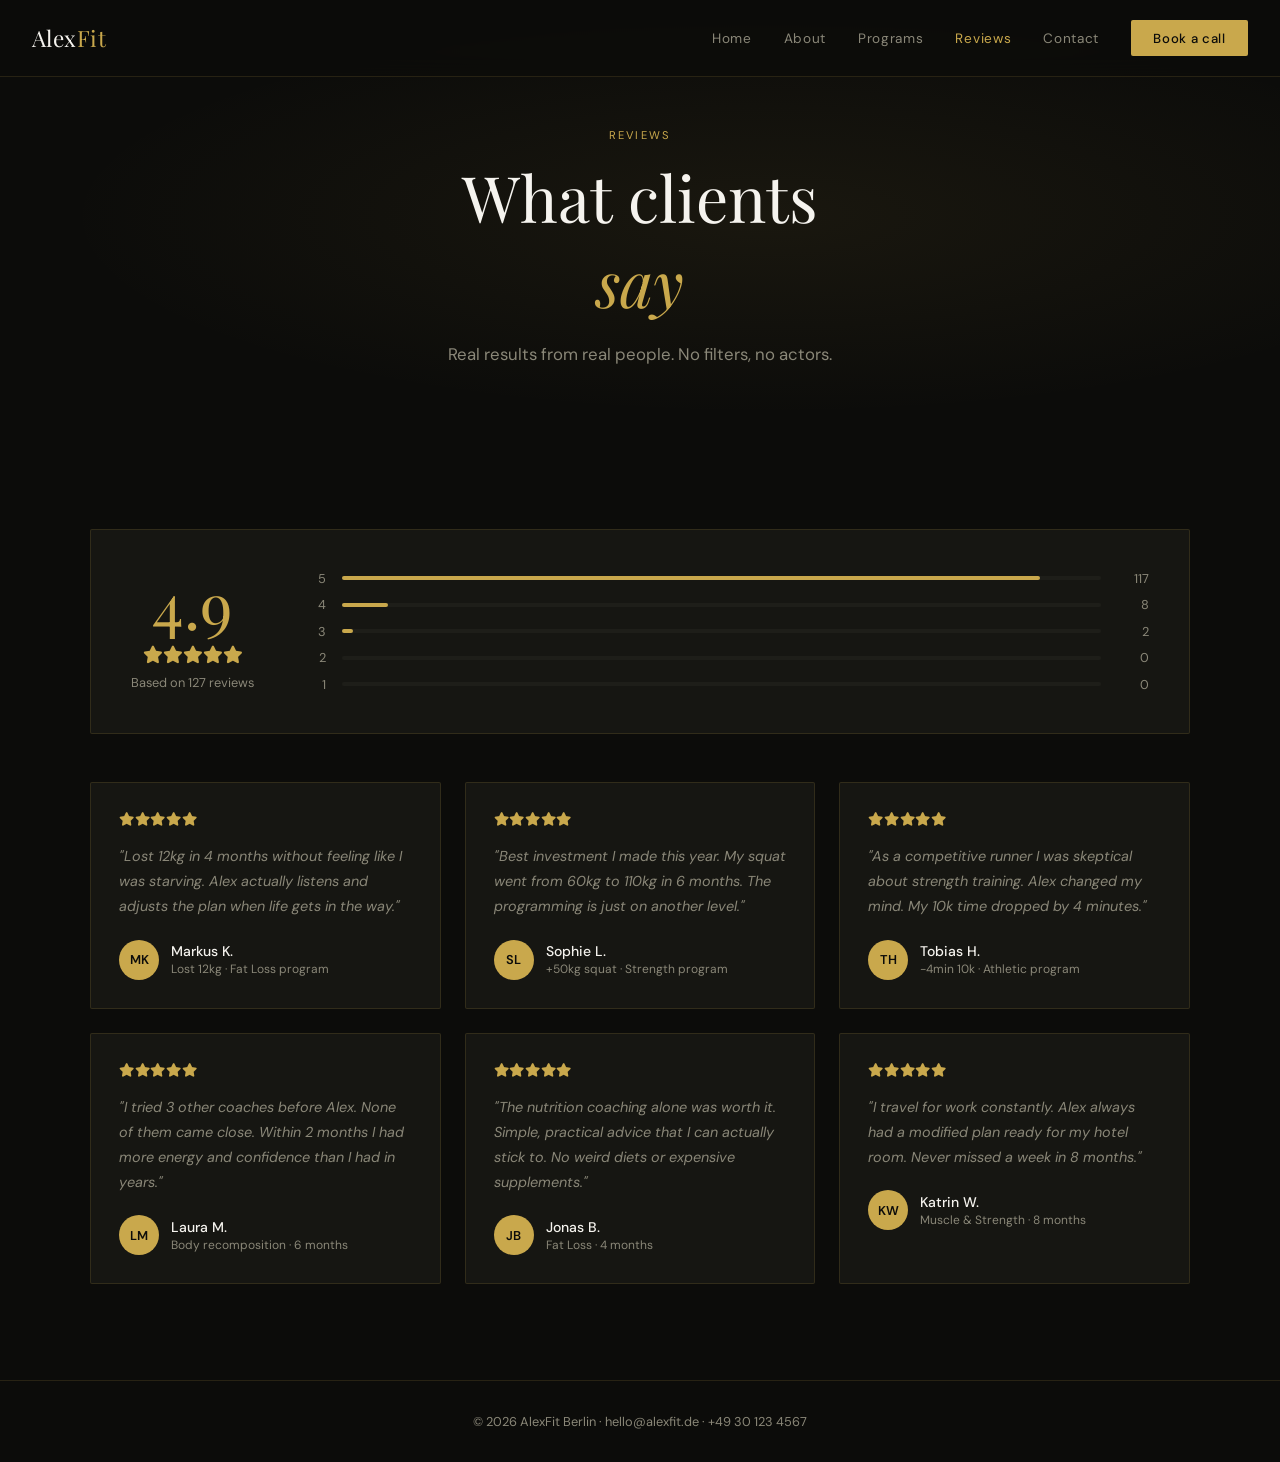
<file: reviews.html>
<!DOCTYPE html>
<html lang="en">
<head>
<meta charset="UTF-8">
<meta name="viewport" content="width=device-width, initial-scale=1.0">
<title>Reviews — AlexFit</title>
<link rel="stylesheet" href="style.css">
<link rel="stylesheet" href="https://cdnjs.cloudflare.com/ajax/libs/font-awesome/6.5.0/css/all.min.css">
<style>
.reviews-grid { display: grid; grid-template-columns: repeat(3, 1fr); gap: 1.5rem; margin-top: 3rem; }
.review-card { background: var(--dark2); border: 1px solid var(--border); border-radius: 2px; padding: 1.75rem; transition: border-color 0.3s; }
.review-card:hover { border-color: rgba(201,168,76,0.3); }
.stars { color: var(--gold); font-size: 0.85rem; letter-spacing: 0.05em; margin-bottom: 1rem; }
.review-card blockquote { font-size: 0.9rem; color: var(--muted); line-height: 1.75; font-style: italic; margin-bottom: 1.25rem; }
.reviewer { display: flex; align-items: center; gap: 0.75rem; }
.reviewer-avatar { width: 2.5rem; height: 2.5rem; border-radius: 50%; background: var(--gold); display: flex; align-items: center; justify-content: center; font-size: 0.8rem; font-weight: 600; color: var(--dark); flex-shrink: 0; }
.reviewer-name { font-size: 0.875rem; font-weight: 500; }
.reviewer-detail { font-size: 0.75rem; color: var(--muted); margin-top: 1px; }
.rating-summary { display: grid; grid-template-columns: auto 1fr; gap: 3rem; align-items: center; background: var(--dark2); border: 1px solid var(--border); border-radius: 2px; padding: 2.5rem; margin-bottom: 3rem; }
.rating-big { text-align: center; }
.rating-big .num { font-family: 'Playfair Display', serif; font-size: 4rem; color: var(--gold); line-height: 1; }
.rating-big .stars-big { color: var(--gold); font-size: 1.1rem; margin: 0.5rem 0; }
.rating-big p { font-size: 0.8rem; color: var(--muted); }
.rating-bars { display: flex; flex-direction: column; gap: 0.6rem; }
.rating-bar { display: flex; align-items: center; gap: 1rem; }
.rating-bar span { font-size: 0.8rem; color: var(--muted); width: 1.5rem; text-align: right; flex-shrink: 0; }
.bar-track { flex: 1; height: 4px; background: var(--dark3); border-radius: 2px; }
.bar-fill { height: 100%; background: var(--gold); border-radius: 2px; }
.rating-bar .count { font-size: 0.8rem; color: var(--muted); width: 2rem; flex-shrink: 0; }
@media (max-width: 900px) {
  .reviews-grid { grid-template-columns: 1fr; }
  .rating-summary { grid-template-columns: 1fr; gap: 1.5rem; }
}
</style>
</head>
<body>

<nav>
  <a href="index.html" class="nav-logo">Alex<span>Fit</span></a>
  <div class="nav-links">
    <a href="index.html">Home</a>
    <a href="about.html">About</a>
    <a href="programs.html">Programs</a>
    <a href="reviews.html" class="active">Reviews</a>
    <a href="contact.html">Contact</a>
    <button class="nav-cta" onclick="openModal()">Book a call</button>
  </div>
  <button class="burger" onclick="toggleMenu()"><span></span><span></span><span></span></button>
</nav>

<div class="mobile-menu" id="mobileMenu">
  <button class="close-menu" onclick="toggleMenu()">✕</button>
  <a href="index.html" onclick="toggleMenu()">Home</a>
  <a href="about.html" onclick="toggleMenu()">About</a>
  <a href="programs.html" onclick="toggleMenu()">Programs</a>
  <a href="reviews.html" onclick="toggleMenu()">Reviews</a>
  <a href="contact.html" onclick="toggleMenu()">Contact</a>
  <button class="mobile-cta" onclick="toggleMenu(); openModal()">Book a free call</button>
</div>

<div class="page-hero">
  <div class="page-hero-bg"></div>
  <div class="section-tag">Reviews</div>
  <h1>What clients<br><em style="color:var(--gold)">say</em></h1>
  <p>Real results from real people. No filters, no actors.</p>
</div>

<section>
  <div class="container">
    <div class="rating-summary reveal">
      <div class="rating-big">
        <div class="num">4.9</div>
        <div class="stars-big"><i class="fa-solid fa-star"></i><i class="fa-solid fa-star"></i><i class="fa-solid fa-star"></i><i class="fa-solid fa-star"></i><i class="fa-solid fa-star"></i></div>
        <p>Based on 127 reviews</p>
      </div>
      <div class="rating-bars">
        <div class="rating-bar"><span>5</span><div class="bar-track"><div class="bar-fill" style="width:92%"></div></div><span class="count">117</span></div>
        <div class="rating-bar"><span>4</span><div class="bar-track"><div class="bar-fill" style="width:6%"></div></div><span class="count">8</span></div>
        <div class="rating-bar"><span>3</span><div class="bar-track"><div class="bar-fill" style="width:1.5%"></div></div><span class="count">2</span></div>
        <div class="rating-bar"><span>2</span><div class="bar-track"><div class="bar-fill" style="width:0%"></div></div><span class="count">0</span></div>
        <div class="rating-bar"><span>1</span><div class="bar-track"><div class="bar-fill" style="width:0%"></div></div><span class="count">0</span></div>
      </div>
    </div>

    <div class="reviews-grid">
      <div class="review-card reveal">
        <div class="stars"><i class="fa-solid fa-star"></i><i class="fa-solid fa-star"></i><i class="fa-solid fa-star"></i><i class="fa-solid fa-star"></i><i class="fa-solid fa-star"></i></div>
        <blockquote>"Lost 12kg in 4 months without feeling like I was starving. Alex actually listens and adjusts the plan when life gets in the way."</blockquote>
        <div class="reviewer"><div class="reviewer-avatar">MK</div><div><div class="reviewer-name">Markus K.</div><div class="reviewer-detail">Lost 12kg · Fat Loss program</div></div></div>
      </div>
      <div class="review-card reveal">
        <div class="stars"><i class="fa-solid fa-star"></i><i class="fa-solid fa-star"></i><i class="fa-solid fa-star"></i><i class="fa-solid fa-star"></i><i class="fa-solid fa-star"></i></div>
        <blockquote>"Best investment I made this year. My squat went from 60kg to 110kg in 6 months. The programming is just on another level."</blockquote>
        <div class="reviewer"><div class="reviewer-avatar">SL</div><div><div class="reviewer-name">Sophie L.</div><div class="reviewer-detail">+50kg squat · Strength program</div></div></div>
      </div>
      <div class="review-card reveal">
        <div class="stars"><i class="fa-solid fa-star"></i><i class="fa-solid fa-star"></i><i class="fa-solid fa-star"></i><i class="fa-solid fa-star"></i><i class="fa-solid fa-star"></i></div>
        <blockquote>"As a competitive runner I was skeptical about strength training. Alex changed my mind. My 10k time dropped by 4 minutes."</blockquote>
        <div class="reviewer"><div class="reviewer-avatar">TH</div><div><div class="reviewer-name">Tobias H.</div><div class="reviewer-detail">-4min 10k · Athletic program</div></div></div>
      </div>
      <div class="review-card reveal">
        <div class="stars"><i class="fa-solid fa-star"></i><i class="fa-solid fa-star"></i><i class="fa-solid fa-star"></i><i class="fa-solid fa-star"></i><i class="fa-solid fa-star"></i></div>
        <blockquote>"I tried 3 other coaches before Alex. None of them came close. Within 2 months I had more energy and confidence than I had in years."</blockquote>
        <div class="reviewer"><div class="reviewer-avatar">LM</div><div><div class="reviewer-name">Laura M.</div><div class="reviewer-detail">Body recomposition · 6 months</div></div></div>
      </div>
      <div class="review-card reveal">
        <div class="stars"><i class="fa-solid fa-star"></i><i class="fa-solid fa-star"></i><i class="fa-solid fa-star"></i><i class="fa-solid fa-star"></i><i class="fa-solid fa-star"></i></div>
        <blockquote>"The nutrition coaching alone was worth it. Simple, practical advice that I can actually stick to. No weird diets or expensive supplements."</blockquote>
        <div class="reviewer"><div class="reviewer-avatar">JB</div><div><div class="reviewer-name">Jonas B.</div><div class="reviewer-detail">Fat Loss · 4 months</div></div></div>
      </div>
      <div class="review-card reveal">
        <div class="stars"><i class="fa-solid fa-star"></i><i class="fa-solid fa-star"></i><i class="fa-solid fa-star"></i><i class="fa-solid fa-star"></i><i class="fa-solid fa-star"></i></div>
        <blockquote>"I travel for work constantly. Alex always had a modified plan ready for my hotel room. Never missed a week in 8 months."</blockquote>
        <div class="reviewer"><div class="reviewer-avatar">KW</div><div><div class="reviewer-name">Katrin W.</div><div class="reviewer-detail">Muscle & Strength · 8 months</div></div></div>
      </div>
    </div>
  </div>
</section>

<footer>
  <p>© 2026 AlexFit Berlin · <a href="mailto:hello@alexfit.de">hello@alexfit.de</a> · +49 30 123 4567</p>
</footer>

<div class="modal-overlay" id="modal" onclick="handleOverlayClick(event)">
  <div class="modal">
    <button class="modal-close" onclick="closeModal()">✕</button>
    <div id="formContent">
      <h2>Book a free call</h2>
      <p>Fill in your details and I'll reach out within 24 hours.</p>
      <div class="form-group"><label>Full name</label><input type="text" id="fname" placeholder="Your name"></div>
      <div class="form-group"><label>Email</label><input type="email" id="femail" placeholder="your@email.com"></div>
      <div class="form-group"><label>Phone (optional)</label><input type="tel" placeholder="+49 ..."></div>
      <div class="form-group"><label>Program interest</label><select><option value="">Select a program</option><option>Fat Loss</option><option>Muscle & Strength</option><option>Athletic Performance</option><option>Not sure yet</option></select></div>
      <div class="form-group"><label>Your goal</label><textarea placeholder="What do you want to achieve?"></textarea></div>
      <button class="form-submit" onclick="submitForm()">Send message</button>
    </div>
    <div class="form-success" id="formSuccess" style="display:none">
      <i class="fa-solid fa-circle-check" style="font-size:3rem;color:var(--gold);margin-bottom:1rem"></i>
      <h3>Message sent!</h3><p>Thanks! I'll get back to you within 24 hours.</p>
    </div>
  </div>
</div>

<div class="back-top" id="backTop" onclick="window.scrollTo({top:0,behavior:'smooth'})"><i class="fa-solid fa-arrow-up"></i></div>

<script>
window.addEventListener('scroll', () => { document.getElementById('backTop').classList.toggle('visible', window.scrollY > 400); });
function toggleMenu() { document.getElementById('mobileMenu').classList.toggle('open'); }
function openModal() { document.getElementById('modal').classList.add('open'); document.getElementById('formContent').style.display='block'; document.getElementById('formSuccess').style.display='none'; document.body.style.overflow='hidden'; }
function closeModal() { document.getElementById('modal').classList.remove('open'); document.body.style.overflow=''; }
function handleOverlayClick(e) { if (e.target===document.getElementById('modal')) closeModal(); }
function submitForm() { if (!document.getElementById('fname').value||!document.getElementById('femail').value){alert('Please fill in your name and email.');return;} document.getElementById('formContent').style.display='none'; document.getElementById('formSuccess').style.display='block'; }
document.addEventListener('keydown', e => { if (e.key==='Escape') closeModal(); });
const observer = new IntersectionObserver((entries) => { entries.forEach((e,i) => { if (e.isIntersecting) setTimeout(() => e.target.classList.add('visible'), i*80); }); }, {threshold:0.1});
document.querySelectorAll('.reveal').forEach(el => observer.observe(el));
</script>
</body>
</html>
</file>
<file: style.css>
@import url('https://fonts.googleapis.com/css2?family=Playfair+Display:ital,wght@0,400;0,500;1,400&family=DM+Sans:wght@300;400;500&display=swap');

:root {
  --gold: #C9A84C;
  --gold-light: #E8C97A;
  --dark: #0C0C0A;
  --dark2: #161612;
  --dark3: #1E1E19;
  --text: #F5F3EE;
  --muted: #8A8778;
  --border: rgba(201,168,76,0.15);
}
* { box-sizing: border-box; margin: 0; padding: 0; }
html { scroll-behavior: smooth; }
body { font-family: 'DM Sans', sans-serif; background: var(--dark); color: var(--text); overflow-x: hidden; }

/* NAV */
nav { position: fixed; top: 0; left: 0; right: 0; z-index: 100; padding: 1.25rem 2rem; display: flex; justify-content: space-between; align-items: center; background: rgba(12,12,10,0.92); backdrop-filter: blur(12px); border-bottom: 1px solid var(--border); }
.nav-logo { font-family: 'Playfair Display', serif; font-size: 1.4rem; color: var(--text); letter-spacing: 0.02em; text-decoration: none; }
.nav-logo span { color: var(--gold); }
.nav-links { display: flex; gap: 2rem; align-items: center; }
.nav-links a { font-size: 0.85rem; color: var(--muted); text-decoration: none; letter-spacing: 0.05em; transition: color 0.2s; }
.nav-links a:hover, .nav-links a.active { color: var(--text); }
.nav-links a.active { color: var(--gold); }
.nav-cta { background: var(--gold); color: var(--dark); padding: 0.6rem 1.4rem; border-radius: 2px; font-size: 0.82rem; font-weight: 500; letter-spacing: 0.05em; text-decoration: none; transition: background 0.2s; border: none; cursor: pointer; font-family: 'DM Sans', sans-serif; }
.nav-cta:hover { background: var(--gold-light); }
.burger { display: none; flex-direction: column; gap: 5px; cursor: pointer; padding: 4px; background: none; border: none; }
.burger span { width: 22px; height: 2px; background: var(--text); border-radius: 2px; display: block; }
.mobile-menu { display: none; position: fixed; top: 0; left: 0; right: 0; bottom: 0; background: var(--dark); z-index: 99; flex-direction: column; align-items: center; justify-content: center; gap: 2rem; }
.mobile-menu.open { display: flex; }
.mobile-menu a { font-size: 1.5rem; color: var(--text); text-decoration: none; font-family: 'Playfair Display', serif; }
.mobile-menu a:hover { color: var(--gold); }
.mobile-cta { background: var(--gold); color: var(--dark); padding: 0.9rem 2.5rem; border-radius: 2px; font-size: 0.9rem; font-weight: 500; text-decoration: none; margin-top: 1rem; border: none; cursor: pointer; font-family: 'DM Sans', sans-serif; }
.close-menu { position: absolute; top: 1.5rem; right: 2rem; font-size: 1.5rem; cursor: pointer; color: var(--muted); background: none; border: none; }

/* BUTTONS */
.btn-primary { background: var(--gold); color: var(--dark); padding: 0.9rem 2.2rem; border-radius: 2px; font-size: 0.9rem; font-weight: 500; letter-spacing: 0.04em; border: none; cursor: pointer; font-family: 'DM Sans', sans-serif; transition: background 0.2s, transform 0.2s; text-decoration: none; display: inline-block; }
.btn-primary:hover { background: var(--gold-light); transform: translateY(-1px); }
.btn-outline { background: transparent; color: var(--text); padding: 0.9rem 2.2rem; border-radius: 2px; font-size: 0.9rem; letter-spacing: 0.04em; border: 1px solid rgba(245,243,238,0.2); cursor: pointer; font-family: 'DM Sans', sans-serif; transition: border-color 0.2s; text-decoration: none; display: inline-block; }
.btn-outline:hover { border-color: var(--gold); color: var(--gold); }

/* SECTION */
section { padding: 6rem 2rem; }
.container { max-width: 1100px; margin: 0 auto; }
.section-tag { font-size: 0.7rem; letter-spacing: 0.2em; color: var(--gold); text-transform: uppercase; margin-bottom: 0.75rem; }
.section-title { font-family: 'Playfair Display', serif; font-size: clamp(2rem, 4vw, 3rem); font-weight: 400; margin-bottom: 1rem; line-height: 1.2; }
.section-sub { font-size: 1rem; color: var(--muted); max-width: 500px; line-height: 1.7; }

/* FOOTER */
footer { background: var(--dark); border-top: 1px solid var(--border); padding: 2rem; text-align: center; }
footer p { font-size: 0.8rem; color: var(--muted); }
footer a { color: var(--muted); text-decoration: none; }
footer a:hover { color: var(--gold); }

/* MODAL */
.modal-overlay { position: fixed; inset: 0; background: rgba(0,0,0,0.8); backdrop-filter: blur(6px); z-index: 200; display: none; align-items: center; justify-content: center; padding: 1rem; }
.modal-overlay.open { display: flex; }
.modal { background: var(--dark2); border: 1px solid var(--border); border-radius: 4px; padding: 2.5rem; width: 100%; max-width: 480px; position: relative; }
.modal h2 { font-family: 'Playfair Display', serif; font-size: 1.75rem; margin-bottom: 0.5rem; font-weight: 400; }
.modal p { color: var(--muted); font-size: 0.875rem; margin-bottom: 1.75rem; }
.modal-close { position: absolute; top: 1.25rem; right: 1.25rem; background: none; border: none; color: var(--muted); font-size: 1.25rem; cursor: pointer; }
.modal-close:hover { color: var(--text); }
.form-group { margin-bottom: 1.1rem; }
.form-group label { display: block; font-size: 0.75rem; color: var(--muted); letter-spacing: 0.08em; text-transform: uppercase; margin-bottom: 0.4rem; }
.form-group input, .form-group select, .form-group textarea { width: 100%; background: var(--dark3); border: 1px solid rgba(201,168,76,0.2); border-radius: 2px; padding: 0.75rem 1rem; font-size: 0.875rem; color: var(--text); font-family: 'DM Sans', sans-serif; outline: none; transition: border-color 0.2s; }
.form-group input:focus, .form-group select:focus, .form-group textarea:focus { border-color: var(--gold); }
.form-group select option { background: var(--dark3); }
.form-group textarea { resize: vertical; min-height: 80px; }
.form-submit { width: 100%; background: var(--gold); color: var(--dark); border: none; padding: 0.9rem; border-radius: 2px; font-size: 0.9rem; font-weight: 500; cursor: pointer; font-family: 'DM Sans', sans-serif; transition: background 0.2s; margin-top: 0.5rem; }
.form-submit:hover { background: var(--gold-light); }
.form-success { text-align: center; padding: 2rem 0; }
.form-success h3 { font-family: 'Playfair Display', serif; font-size: 1.5rem; margin-bottom: 0.75rem; color: var(--gold); }
.form-success p { color: var(--muted); }

/* BACK TO TOP */
.back-top { position: fixed; bottom: 2rem; right: 2rem; width: 2.75rem; height: 2.75rem; background: var(--dark2); border: 1px solid var(--border); border-radius: 2px; display: flex; align-items: center; justify-content: center; cursor: pointer; opacity: 0; transition: opacity 0.3s; z-index: 50; color: var(--gold); font-size: 1rem; }
.back-top.visible { opacity: 1; }
.back-top:hover { background: var(--dark3); }

/* ANIMATIONS */
.reveal { opacity: 0; transform: translateY(24px); transition: opacity 0.7s ease, transform 0.7s ease; }
.reveal.visible { opacity: 1; transform: translateY(0); }

/* RESPONSIVE */
@media (max-width: 600px) {
  .nav-links { display: none; }
  .nav-cta { display: none; }
  .burger { display: flex; }
  section { padding: 4rem 1.25rem; }
}

/* PAGE HERO (inner pages) */
.page-hero { padding: 8rem 2rem 4rem; text-align: center; position: relative; overflow: hidden; }
.page-hero-bg { position: absolute; inset: 0; background: radial-gradient(ellipse at 60% 50%, rgba(201,168,76,0.07) 0%, transparent 65%); }
.page-hero h1 { font-family: 'Playfair Display', serif; font-size: clamp(2.5rem, 5vw, 4rem); font-weight: 400; position: relative; margin-bottom: 1rem; }
.page-hero p { color: var(--muted); font-size: 1.05rem; max-width: 500px; margin: 0 auto; line-height: 1.7; position: relative; }
</file>
